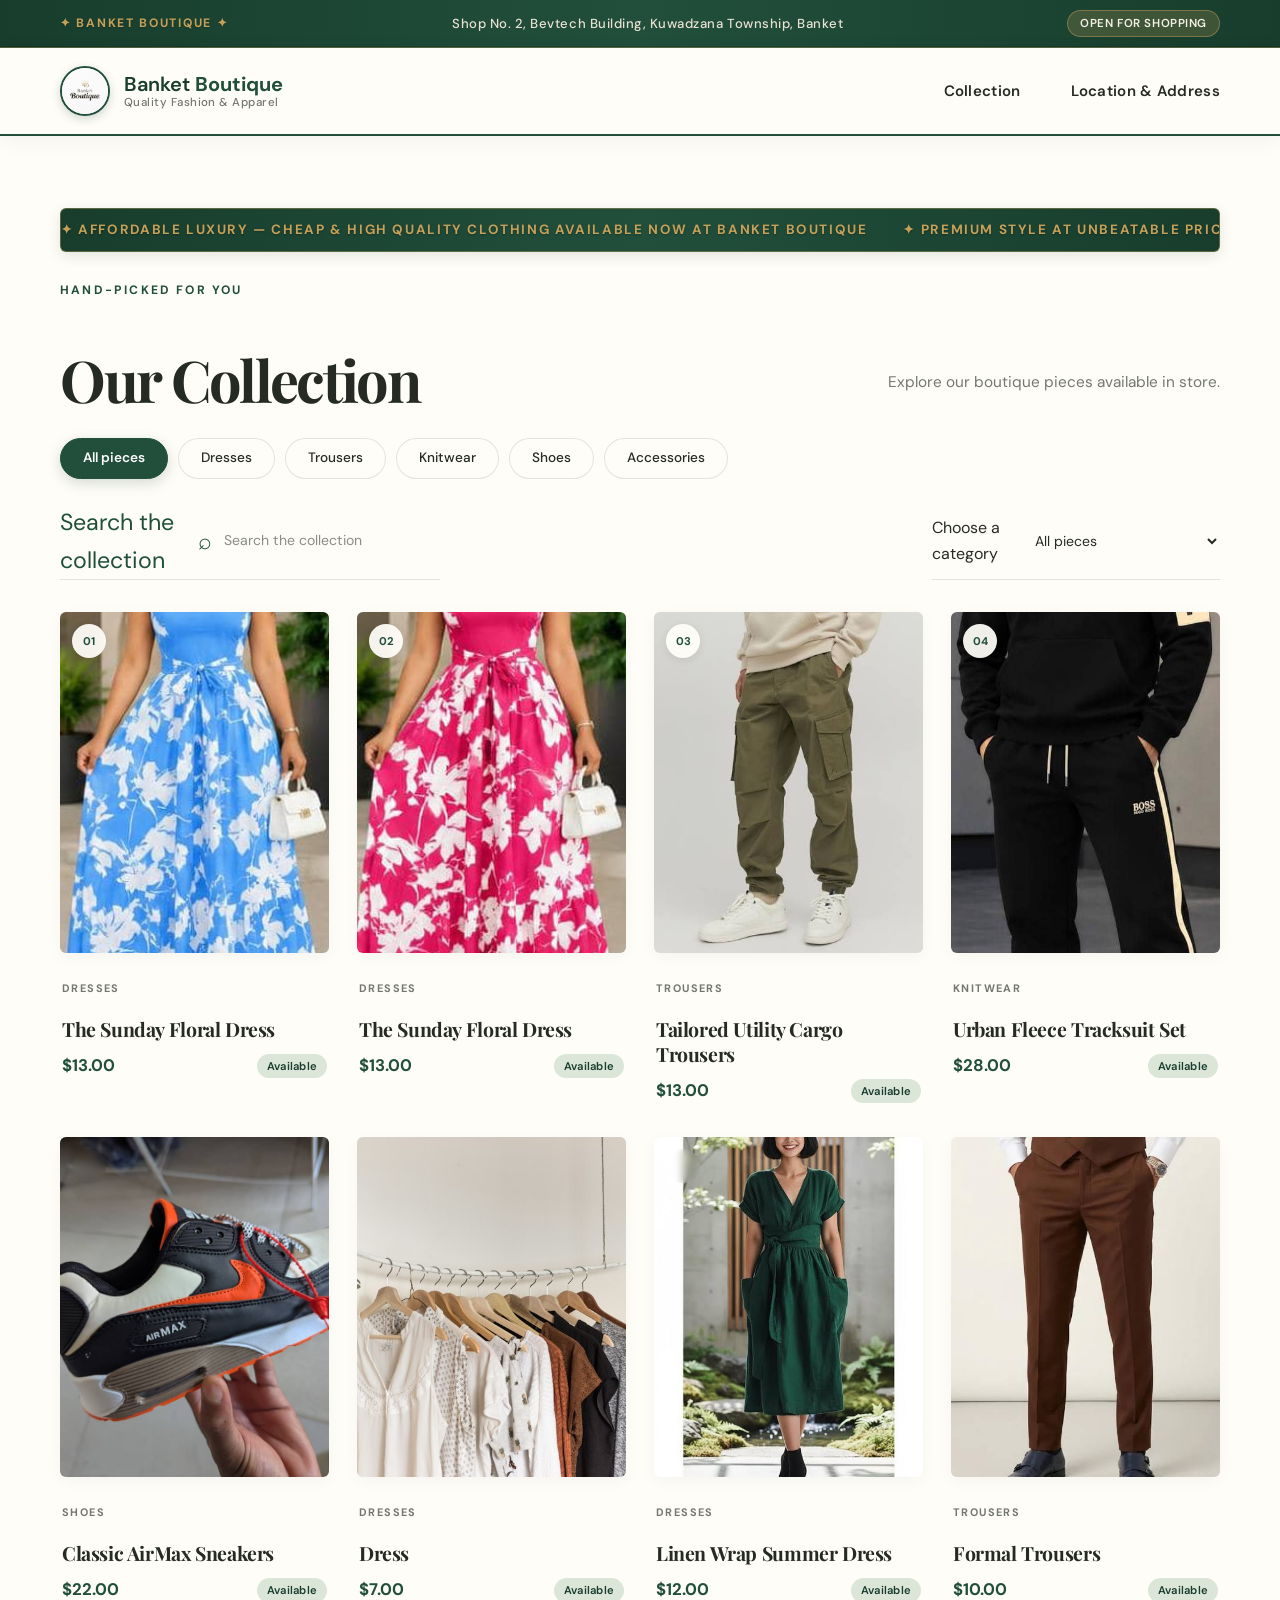
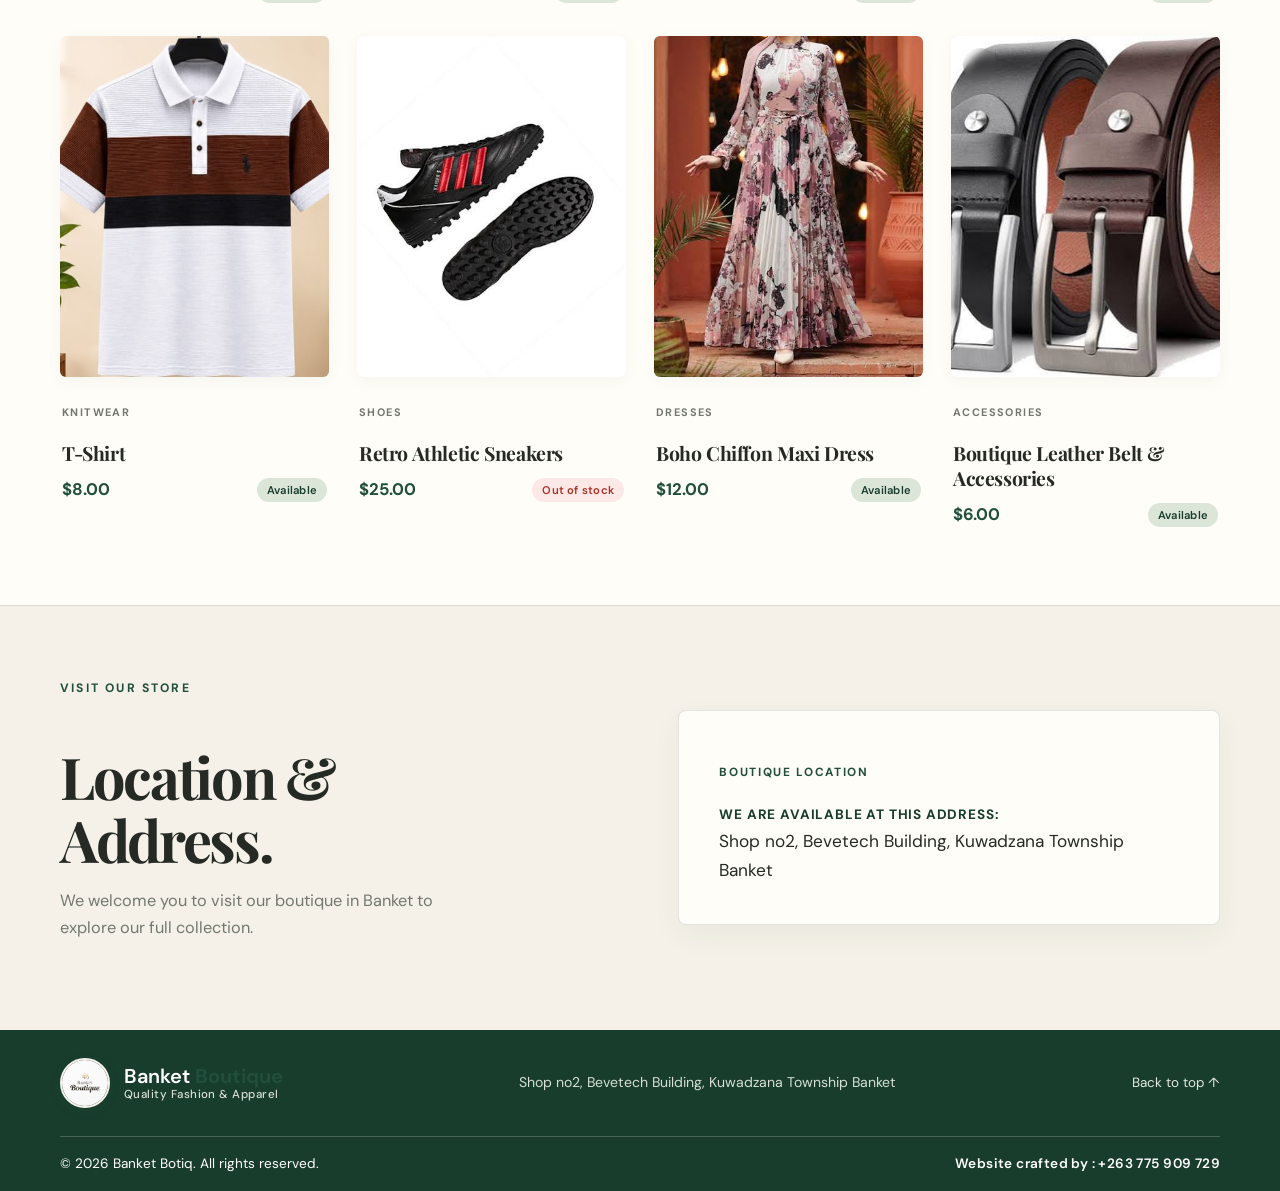
<file: index.html>
<!DOCTYPE html>
<html lang="en">
  <head>
    <meta charset="UTF-8" />
    <meta name="viewport" content="width=device-width, initial-scale=1.0" />

    <meta name="theme-color" content="#214f3b" />

    <meta
      name="description"
      content="Discover the latest boutique styles at Banket Boutique."
    />

    <title>Banket Boutique | Quality Fashion & Apparel</title>

    <!-- Google Fonts -->
    <link rel="preconnect" href="https://fonts.googleapis.com" />
    <link rel="preconnect" href="https://fonts.gstatic.com" crossorigin />

    <link
      href="https://fonts.googleapis.com/css2?family=DM+Sans:wght@400;500;600;700&family=Playfair+Display:wght@500;600;700&display=swap"
      rel="stylesheet"
    />

    <!-- Main stylesheet -->
    <link rel="stylesheet" href="css/style.css" />

    <!-- Catalogue JavaScript -->
    <script src="js/store.js" defer></script>
  </head>

  <body>

    <!-- =====================================================
         ATTRACTIVE GREEN BELT ANNOUNCEMENT
    ====================================================== -->
    <div class="top-green-belt">
      <div class="container belt-content">
        <span class="belt-badge">✦ BANKET BOUTIQUE ✦</span>
        <span class="belt-text">Shop No. 2, Bevtech Building, Kuwadzana Township, Banket</span>
        <span class="belt-tag">Open for Shopping</span>
      </div>
    </div>


    <!-- =====================================================
         HEADER / NAVIGATION
    ====================================================== -->
    <header class="site-header">

      <div class="container nav-wrap">

        <!-- Brand with Shop Logo -->
        <a
          class="brand"
          href="#collection"
          aria-label="Banket Boutique home"
        >
          <img
            src="images/logo.jpeg"
            alt="Banket Boutique Shop Logo"
            class="shop-logo"
          />

          <div class="brand-text">
            <span>Banket <strong>Boutique</strong></span>
            <small class="brand-sub">Quality Fashion & Apparel</small>
          </div>
        </a>


        <!-- Mobile navigation button -->
        <button
          class="nav-toggle"
          type="button"
          aria-label="Open navigation"
          aria-expanded="false"
          aria-controls="mainNav"
        >
          <span></span>
          <span></span>
          <span></span>
        </button>


        <!-- Navigation -->
        <nav
          class="main-nav"
          id="mainNav"
          aria-label="Main navigation"
        >
          <a href="#collection">Collection</a>
          <a href="#contact">Location & Address</a>
        </nav>

      </div>

    </header>


    <!-- =====================================================
         MAIN
    ====================================================== -->
    <main>

      <!-- ===================================================
           COLLECTION SECTION
      ==================================================== -->
      <section
        class="collection section-space"
        id="collection"
      >

        <div class="container">

          <!-- MOVING GOLD TEXT GREEN BELT -->
          <div class="collection-green-belt" aria-label="Boutique Announcement">
            <div class="marquee-track">
              <div class="marquee-content">
                <span>✦ AFFORDABLE LUXURY — Cheap & High Quality Clothing Available Now at Banket Boutique</span>
                <span>✦ Premium Style at Unbeatable Prices</span>
                <span>✦ Visit Us at Shop No. 2, Bevtech Building, Kuwadzana Township, Banket</span>
                <span>✦ New Arrivals Everyday</span>
                <span>✦ AFFORDABLE LUXURY — Cheap & High Quality Clothing Available Now at Banket Boutique</span>
                <span>✦ Premium Style at Unbeatable Prices</span>
                <span>✦ Visit Us at Shop No. 2, Bevtech Building, Kuwadzana Township, Banket</span>
                <span>✦ New Arrivals Everyday</span>
              </div>
            </div>
          </div>

          <!-- Collection heading -->
          <div class="section-top">

            <div>

              <p class="eyebrow">
                Hand-picked for you
              </p>

              <h2>
                Our Collection
              </h2>

            </div>

            <p class="section-intro">
              Explore our boutique pieces available in store.
            </p>

          </div>


          <!-- =================================================
               CATEGORY PILLS & SEARCH FILTER
          ================================================== -->
          <div
            class="category-pills"
            id="categoryPills"
            role="tablist"
            aria-label="Filter collection by category"
          ></div>

          <div class="catalog-tools">

            <!-- Search -->
            <label class="search-box">

              <span class="sr-only">
                Search the collection
              </span>

              <span aria-hidden="true">
                ⌕
              </span>

              <input
                id="productSearch"
                type="search"
                placeholder="Search the collection"
              />

            </label>


            <!-- Category Select -->
            <label class="category-box">

              <span class="sr-only">
                Choose a category
              </span>

              <select
                id="categoryFilter"
                aria-label="Filter by category"
              >
                <option value="All">
                  All pieces
                </option>
              </select>

            </label>

          </div>


          <!-- =================================================
               PRODUCT GRID
          ================================================== -->
          <div
            class="product-grid"
            id="productGrid"
            aria-live="polite"
          ></div>

        </div>

      </section>


      <!-- ===================================================
           CONTACT SECTION
      ==================================================== -->
      <section
        class="contact section-space"
        id="contact"
      >

        <div class="container contact-layout">

          <!-- Contact introduction -->
          <div>

            <p class="eyebrow">
              Visit Our Store
            </p>

            <h2>
              Location &<br />
              <span>Address.</span>
            </h2>

            <p class="contact-copy">
              We welcome you to visit our boutique in Banket to explore our full collection.
            </p>

          </div>


          <!-- Contact details card -->
          <div class="contact-card">

            <p class="contact-label">
              Boutique Location
            </p>

            <p
              class="contact-address"
              data-contact-address
            >
              <strong>We are available at this address:</strong><br />
              Shop No. 2, Bevtech Building, Kuwadzana Township Banket
            </p>

          </div>

        </div>

      </section>

    </main>


    <!-- =====================================================
         FOOTER
    ====================================================== -->
    <footer class="site-footer">

      <div class="container footer-top">

        <!-- Footer brand with Logo -->
        <a
          class="brand brand-footer"
          href="#collection"
        >
          <img
            src="images/logo.jpeg"
            alt="Banket Boutique Logo"
            class="shop-logo"
          />

          <div class="brand-text">
            <span>Banket <strong>Boutique</strong></span>
            <small class="brand-sub" style="color: #d6dfd3;">Quality Fashion & Apparel</small>
          </div>
        </a>

        <p>
          Shop no2, Bevetech Building, Kuwadzana Township Banket
        </p>

        <a
          class="footer-top-link"
          href="#collection"
        >
          Back to top ↑
        </a>

      </div>


      <!-- Footer bottom -->
      <div class="container footer-bottom">

        <p>&copy; <span id="currentYear">2026</span> Banket Botiq. All rights reserved.</p>
        <p class="dev-credit">Website crafted by  : +263 775 909 729 </p>

      </div>

    </footer>


    <!-- =====================================================
         PRODUCT DETAILS MODAL
    ====================================================== -->
    <div
      class="product-modal"
      id="productModal"
      aria-hidden="true"
    >

      <!-- Dark background -->
      <div
        class="modal-backdrop"
        data-close-modal
      ></div>

      <!-- Modal Dialog -->
      <section
        class="modal-dialog"
        role="dialog"
        aria-modal="true"
        aria-labelledby="modalProductName"
      >

        <button
          class="modal-close"
          type="button"
          aria-label="Close product details"
        >
          ×
        </button>

        <div id="modalContent"></div>

      </section>

    </div>

  </body>
</html>
</file>
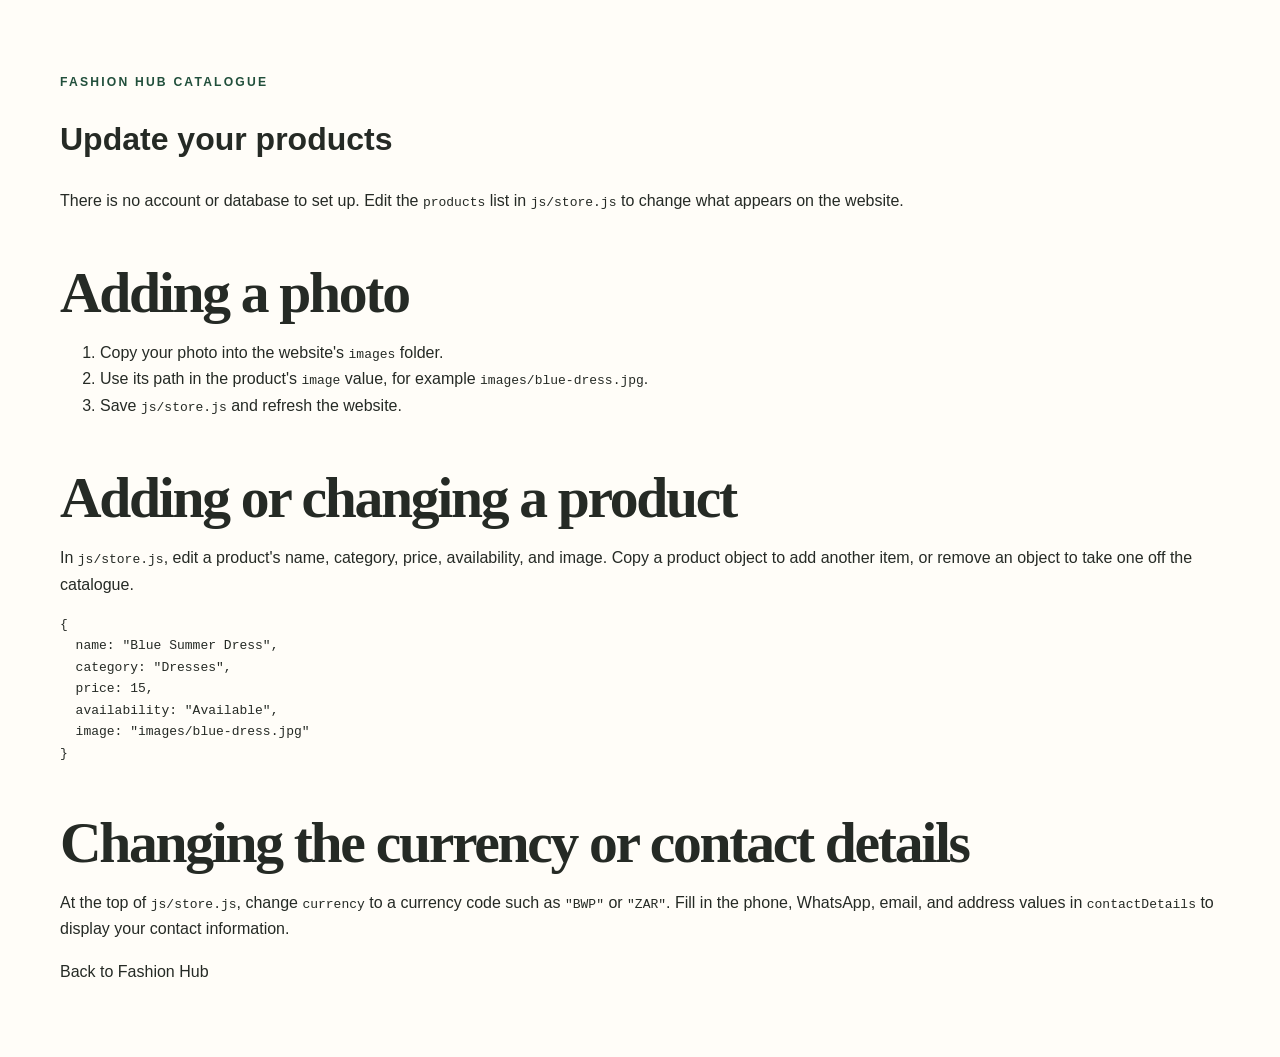
<file: admin.html>
<!DOCTYPE html>
<html lang="en">
  <head>
    <meta charset="UTF-8" />
    <meta name="viewport" content="width=device-width, initial-scale=1.0" />
    <meta name="theme-color" content="#f5f1e8" />
    <title>Update the catalogue | Fashion Hub</title>
    <link rel="stylesheet" href="css/style.css" />
  </head>
  <body>
    <main class="section-space">
      <div class="container">
        <p class="eyebrow">Fashion Hub catalogue</p>
        <h1>Update your products</h1>
        <p>There is no account or database to set up. Edit the <code>products</code> list in <code>js/store.js</code> to change what appears on the website.</p>

        <h2>Adding a photo</h2>
        <ol>
          <li>Copy your photo into the website's <code>images</code> folder.</li>
          <li>Use its path in the product's <code>image</code> value, for example <code>images/blue-dress.jpg</code>.</li>
          <li>Save <code>js/store.js</code> and refresh the website.</li>
        </ol>

        <h2>Adding or changing a product</h2>
        <p>In <code>js/store.js</code>, edit a product's name, category, price, availability, and image. Copy a product object to add another item, or remove an object to take one off the catalogue.</p>
        <pre><code>{
  name: "Blue Summer Dress",
  category: "Dresses",
  price: 15,
  availability: "Available",
  image: "images/blue-dress.jpg"
}</code></pre>

        <h2>Changing the currency or contact details</h2>
        <p>At the top of <code>js/store.js</code>, change <code>currency</code> to a currency code such as <code>"BWP"</code> or <code>"ZAR"</code>. Fill in the phone, WhatsApp, email, and address values in <code>contactDetails</code> to display your contact information.</p>

        <a class="button button-primary" href="index.html">Back to Fashion Hub</a>
      </div>
    </main>
  </body>
</html>
</file>
<file: css/style.css>
:root {
  --green: #214f3b;
  --green-deep: #183d2d;
  --green-soft: #dce6d8;
  --beige: #f5f1e8;
  --beige-dark: #e9e2d4;
  --paper: #fffdf8;
  --ink: #252a25;
  --muted: #73786f;
  --gold: #c5a059;
  --line: rgba(37, 42, 37, 0.12);
  --serif: "Playfair Display", Georgia, serif;
  --sans: "DM Sans", Arial, sans-serif;
  --shadow: 0 20px 60px rgba(24, 61, 45, 0.12);
}

* {
  box-sizing: border-box;
}

html {
  scroll-behavior: smooth;
  scroll-padding-top: 5.5rem;
}

body {
  margin: 0;
  background: var(--paper);
  color: var(--ink);
  font-family: var(--sans);
  line-height: 1.65;
}

body.modal-open {
  overflow: hidden;
}

a {
  color: inherit;
  text-decoration: none;
}

button,
input,
select {
  font: inherit;
}

button,
select {
  cursor: pointer;
}

img {
  display: block;
  max-width: 100%;
}

.container {
  width: min(1160px, calc(100% - 48px));
  margin-inline: auto;
}

.section-space {
  padding-block: 72px;
}


/* =========================
   ATTRACTIVE GREEN BELT ANNOUNCEMENT
========================= */

.top-green-belt {
  background: linear-gradient(90deg, #183d2d 0%, #214f3b 50%, #183d2d 100%);
  color: #f5f1e8;
  font-size: 0.82rem;
  letter-spacing: 0.04em;
  padding-block: 10px;
  border-bottom: 1px solid rgba(197, 160, 89, 0.35);
  box-shadow: inset 0 -1px 0 rgba(0, 0, 0, 0.15);
}

.belt-content {
  display: flex;
  align-items: center;
  justify-content: space-between;
  gap: 16px;
  flex-wrap: wrap;
}

.belt-badge {
  color: var(--gold);
  font-weight: 700;
  letter-spacing: 0.14em;
  text-transform: uppercase;
  font-size: 0.76rem;
  text-shadow: 0 1px 2px rgba(0, 0, 0, 0.2);
}

.belt-text {
  font-weight: 500;
  color: #e9e2d4;
}

.belt-tag {
  background: rgba(197, 160, 89, 0.22);
  color: #f5f1e8;
  border: 1px solid rgba(197, 160, 89, 0.45);
  padding: 3px 12px;
  border-radius: 20px;
  font-size: 0.72rem;
  font-weight: 600;
  letter-spacing: 0.05em;
  text-transform: uppercase;
}


/* =========================
   HEADER / NAVIGATION WITH SHOP LOGO
========================= */

.site-header {
  position: sticky;
  top: 0;
  z-index: 30;
  background: rgba(255, 253, 248, 0.95);
  border-bottom: 2px solid var(--green);
  backdrop-filter: blur(16px);
  -webkit-backdrop-filter: blur(16px);
  box-shadow: 0 4px 20px rgba(0, 0, 0, 0.05);
}

.nav-wrap {
  min-height: 86px;
  display: flex;
  align-items: center;
  justify-content: space-between;
  gap: 24px;
}

.brand {
  display: inline-flex;
  align-items: center;
  gap: 14px;
  color: var(--green-deep);
  font-size: 1.25rem;
  font-weight: 600;
  white-space: nowrap;
}

.shop-logo {
  width: 50px;
  height: 50px;
  object-fit: cover;
  border-radius: 50%;
  border: 2px solid var(--green);
  box-shadow: 0 3px 10px rgba(33, 79, 59, 0.22);
  transition: transform 240ms ease, box-shadow 240ms ease;
}

.brand:hover .shop-logo {
  transform: scale(1.06) rotate(3deg);
  box-shadow: 0 5px 16px rgba(33, 79, 59, 0.35);
}

.brand-text {
  display: flex;
  flex-direction: column;
  line-height: 1.15;
}

.brand-text strong {
  color: var(--green);
}

.brand-sub {
  color: var(--muted);
  font-size: 0.72rem;
  font-weight: 500;
  letter-spacing: 0.04em;
}

.main-nav {
  display: flex;
  align-items: center;
  gap: clamp(24px, 4vw, 50px);
  font-size: 0.94rem;
  font-weight: 600;
  letter-spacing: 0.02em;
}

.main-nav a {
  position: relative;
  padding-block: 8px;
  color: var(--ink);
  transition: color 180ms ease;
}

.main-nav a:hover {
  color: var(--green);
}

.main-nav a::after {
  position: absolute;
  right: 0;
  bottom: 0;
  left: 0;
  height: 2px;
  background: var(--green);
  content: "";
  transform: scaleX(0);
  transform-origin: left;
  transition: transform 200ms ease;
}

.main-nav a:hover::after,
.main-nav a:focus-visible::after {
  transform: scaleX(1);
}

.nav-toggle {
  display: none;
  width: 46px;
  height: 46px;
  padding: 12px;
  border: 1px solid var(--line);
  border-radius: 50%;
  background: var(--paper);
}

.nav-toggle span {
  display: block;
  height: 2px;
  margin-block: 4px;
  background: var(--green);
  transition: transform 160ms ease;
}


/* =========================
   COLLECTION & CATEGORY PILLS
========================= */

/* Collection Moving Gold Marquee Green Belt */
.collection-green-belt {
  background: linear-gradient(90deg, #183d2d 0%, #214f3b 50%, #183d2d 100%);
  border-radius: 6px;
  overflow: hidden;
  margin-bottom: 28px;
  padding-block: 10px;
  border: 1px solid rgba(197, 160, 89, 0.4);
  box-shadow: 0 4px 14px rgba(24, 61, 45, 0.12);
}

.marquee-track {
  display: flex;
  overflow: hidden;
  user-select: none;
  width: 100%;
}

.marquee-content {
  display: flex;
  align-items: center;
  gap: 36px;
  white-space: nowrap;
  animation: marqueeScroll 22s linear infinite;
}

.marquee-content span {
  color: var(--gold, #c5a059);
  font-size: 0.84rem;
  font-weight: 700;
  letter-spacing: 0.12em;
  text-transform: uppercase;
  text-shadow: 0 1px 2px rgba(0, 0, 0, 0.3);
}

@keyframes marqueeScroll {
  0% { transform: translateX(0); }
  100% { transform: translateX(-50%); }
}

.eyebrow {
  margin: 0 0 12px;
  color: var(--green);
  font-size: 0.76rem;
  font-weight: 700;
  letter-spacing: 0.18em;
  text-transform: uppercase;
}

h2 {
  font-family: var(--serif);
  margin-bottom: 0;
  font-size: clamp(2.4rem, 4.5vw, 3.8rem);
  letter-spacing: -0.04em;
  line-height: 1.08;
  color: var(--ink);
}

.section-top {
  display: flex;
  align-items: flex-end;
  justify-content: space-between;
  gap: 36px;
  margin-bottom: 28px;
}

.section-intro {
  max-width: 380px;
  color: var(--muted);
  font-size: 0.96rem;
}

.category-pills {
  display: flex;
  flex-wrap: wrap;
  gap: 10px;
  margin-bottom: 24px;
}

.category-pill {
  padding: 8px 22px;
  border: 1px solid var(--line);
  border-radius: 40px;
  background: var(--paper);
  color: var(--ink);
  font-size: 0.85rem;
  font-weight: 500;
  transition: all 180ms ease;
}

.category-pill:hover {
  background: var(--beige);
  border-color: var(--green);
  color: var(--green);
}

.category-pill.is-active {
  background: var(--green);
  border-color: var(--green);
  color: white;
  font-weight: 600;
  box-shadow: 0 4px 14px rgba(33, 79, 59, 0.2);
}

.catalog-tools {
  display: flex;
  justify-content: space-between;
  gap: 16px;
  margin-bottom: 32px;
}

.search-box,
.category-box {
  min-height: 48px;
  display: flex;
  align-items: center;
  border-bottom: 1px solid var(--line);
  transition: border-color 180ms ease;
}

.search-box:focus-within,
.category-box:focus-within {
  border-bottom-color: var(--green);
}

.search-box {
  width: min(380px, 100%);
  gap: 10px;
  color: var(--green);
  font-size: 1.45rem;
}

.search-box input,
.category-box select {
  width: 100%;
  border: 0;
  outline: 0;
  background: transparent;
  color: var(--ink);
  font-size: 0.88rem;
}

.search-box input::placeholder {
  color: #898d85;
}

.category-box select {
  min-width: 150px;
  padding: 10px 28px 10px 10px;
}


/* =========================
   PRODUCTS & LIVE ANIMATED PHOTOS
========================= */

.product-grid {
  display: grid;
  grid-template-columns: repeat(4, minmax(0, 1fr));
  gap: 28px;
}

.product-card {
  min-width: 0;
}

.product-card-button {
  width: 100%;
  padding: 0;
  border: 0;
  background: transparent;
  color: inherit;
  text-align: left;
  cursor: pointer;
  display: block;
}

/* Live Floating Photo Animation */
@keyframes liveFloat {
  0% { transform: scale(1) translateY(0px); }
  50% { transform: scale(1.025) translateY(-5px); }
  100% { transform: scale(1) translateY(0px); }
}

.live-photo-container {
  position: relative;
  overflow: hidden;
  aspect-ratio: 0.79;
  background: var(--beige);
  border-radius: 6px;
  box-shadow: 0 4px 16px rgba(0, 0, 0, 0.04);
}

.live-photo {
  width: 100%;
  height: 100%;
  object-fit: cover;
  object-position: center;
  transition: transform 400ms ease, filter 400ms ease;
}

.product-card-button:hover .live-photo,
.product-card-button:focus-visible .live-photo {
  animation: liveFloat 3s ease-in-out infinite;
  filter: brightness(1.03) contrast(1.02);
}

.product-number {
  position: absolute;
  top: 12px;
  left: 12px;
  display: grid;
  width: 34px;
  height: 34px;
  place-items: center;
  border-radius: 50%;
  background: rgba(255, 253, 248, 0.94);
  color: var(--green);
  font-size: 0.7rem;
  font-weight: 700;
  box-shadow: 0 2px 8px rgba(0, 0, 0, 0.08);
  backdrop-filter: blur(4px);
}

.quick-view-badge {
  position: absolute;
  right: 12px;
  bottom: 12px;
  padding: 6px 14px;
  border-radius: 20px;
  background: rgba(255, 253, 248, 0.94);
  color: var(--green-deep);
  font-size: 0.72rem;
  font-weight: 700;
  letter-spacing: 0.04em;
  opacity: 0;
  transform: translateY(6px);
  transition: opacity 200ms ease, transform 200ms ease;
  backdrop-filter: blur(4px);
}

.product-card-button:hover .quick-view-badge,
.product-card-button:focus-visible .quick-view-badge {
  opacity: 1;
  transform: translateY(0);
}

.product-details {
  padding: 16px 2px 4px;
}

.product-category {
  margin-bottom: 5px;
  color: var(--muted);
  font-size: 0.68rem;
  font-weight: 700;
  letter-spacing: 0.13em;
  text-transform: uppercase;
}

.product-details h3 {
  font-family: var(--serif);
  margin-bottom: 10px;
  font-size: 1.22rem;
  letter-spacing: -0.02em;
  line-height: 1.28;
  color: var(--ink);
  transition: color 160ms ease;
}

.product-card-button:hover h3 {
  color: var(--green);
}

.product-footer {
  display: flex;
  align-items: center;
  justify-content: space-between;
  gap: 8px;
}

.product-price {
  color: var(--green);
  font-size: 1.05rem;
  font-weight: 700;
}

.availability {
  padding: 3px 10px;
  border-radius: 20px;
  font-size: 0.7rem;
  font-weight: 600;
  letter-spacing: 0.02em;
  background: var(--green-soft);
  color: var(--green-deep);
}

.availability.is-unavailable {
  background: #fce8e6;
  color: #a83226;
}

.empty-message {
  grid-column: 1 / -1;
  padding: 50px 20px;
  background: var(--beige);
  color: var(--muted);
  text-align: center;
  border-radius: 6px;
}


/* =========================
   CONTACT SECTION
========================= */

.contact {
  background: var(--beige);
  border-top: 1px solid var(--line);
}

.contact-layout {
  display: grid;
  grid-template-columns: 1fr 1fr;
  align-items: center;
  gap: clamp(36px, 6vw, 80px);
}

.contact-copy {
  max-width: 400px;
  margin-top: 18px;
  color: var(--muted);
  font-size: 1.02rem;
}

.contact-card {
  padding: 40px;
  border: 1px solid var(--line);
  border-radius: 8px;
  background: var(--paper);
  box-shadow: 0 10px 30px rgba(24, 61, 45, 0.05);
}

.contact-label {
  margin-bottom: 16px;
  color: var(--green);
  font-size: 0.74rem;
  font-weight: 700;
  letter-spacing: 0.14em;
  text-transform: uppercase;
}

.contact-address {
  margin: 0;
  color: var(--ink);
  font-size: 1.08rem;
  line-height: 1.65;
}

.contact-address strong {
  color: var(--green-deep);
  font-size: 0.85rem;
  letter-spacing: 0.06em;
  text-transform: uppercase;
}


/* =========================
   FOOTER
========================= */

.site-footer {
  background: var(--green-deep);
  color: #fffdf8;
}

.footer-top,
.footer-bottom {
  display: flex;
  align-items: center;
  justify-content: space-between;
  gap: 20px;
}

.footer-top {
  min-height: 105px;
  padding-block: 28px;
}

.brand-footer {
  color: white;
}

.brand-footer .shop-logo {
  border-color: var(--beige);
}

.footer-top p {
  margin: 0;
  color: #d6dfd3;
  font-size: 0.88rem;
}

.footer-top-link {
  color: #e3e9df;
  font-size: 0.84rem;
}

.footer-bottom {
  min-height: 55px;
  border-top: 1px solid rgba(255, 255, 255, 0.2);
  color: #ffffff;
  font-size: 0.85rem;
  padding-block: 16px;
}

.footer-bottom p {
  margin: 0;
  color: #ffffff;
}

.dev-credit {
  color: #ffffff;
  font-weight: 600;
  letter-spacing: 0.03em;
}


/* =========================
   PRODUCT MODAL
========================= */

.product-modal {
  position: fixed;
  z-index: 50;
  inset: 0;
  display: grid;
  place-items: center;
  padding: 20px;
  visibility: hidden;
  opacity: 0;
  transition: opacity 180ms ease, visibility 180ms ease;
}

.product-modal.is-open {
  visibility: visible;
  opacity: 1;
}

.modal-backdrop {
  position: absolute;
  inset: 0;
  background: rgba(15, 32, 23, 0.68);
}

.modal-dialog {
  position: relative;
  z-index: 1;
  width: min(780px, 100%);
  max-height: min(720px, 92svh);
  overflow: auto;
  padding: 28px;
  background: var(--paper);
  border-radius: 8px;
  box-shadow: var(--shadow);
}

.modal-close {
  position: absolute;
  z-index: 2;
  top: 10px;
  right: 12px;
  width: 42px;
  height: 42px;
  border: 0;
  border-radius: 50%;
  background: var(--paper);
  color: var(--green);
  font-size: 1.8rem;
}

#modalContent {
  display: grid;
  grid-template-columns: 1fr 0.85fr;
  align-items: center;
  gap: 30px;
}

.modal-image {
  width: 100%;
  max-height: 540px;
  aspect-ratio: 0.8;
  object-fit: cover;
  object-position: center;
  background: var(--beige);
  border-radius: 6px;
}

.modal-info {
  padding: 18px 8px;
}

.modal-info h2 {
  font-family: var(--serif);
  margin-bottom: 15px;
  font-size: clamp(2rem, 4vw, 3rem);
}

.modal-price {
  margin-bottom: 8px;
  color: var(--green);
  font-size: 1.25rem;
  font-weight: 700;
}

.modal-availability {
  margin-bottom: 18px;
  font-size: 0.85rem;
  font-weight: 600;
}

.modal-availability.is-available {
  color: var(--green);
}

.modal-availability.is-unavailable {
  color: #a83226;
}

.modal-note {
  margin-bottom: 24px;
  color: var(--muted);
  font-size: 0.92rem;
  line-height: 1.6;
}


/* =========================
   RESPONSIVE MEDIA QUERIES
========================= */

@media (max-width: 900px) {
  .product-grid {
    grid-template-columns: repeat(2, minmax(0, 1fr));
    gap: 20px;
  }

  .contact-layout {
    grid-template-columns: 1fr;
    gap: 30px;
  }
}

@media (max-width: 640px) {
  .container {
    width: min(100% - 32px, 520px);
  }

  .belt-content {
    justify-content: center;
    text-align: center;
    gap: 6px;
  }

  .section-space {
    padding-block: 54px;
  }

  .nav-wrap {
    min-height: 72px;
  }

  .shop-logo {
    width: 42px;
    height: 42px;
  }

  .brand-text {
    font-size: 1.1rem;
  }

  .nav-toggle {
    display: block;
  }

  .main-nav {
    position: absolute;
    top: calc(100% + 8px);
    right: 16px;
    left: 16px;
    display: none;
    align-items: stretch;
    gap: 0;
    padding: 8px 20px;
    border: 1px solid var(--line);
    border-radius: 8px;
    background: var(--paper);
    box-shadow: var(--shadow);
  }

  .main-nav.is-open {
    display: flex;
    flex-direction: column;
  }

  .main-nav a {
    padding-block: 13px;
    border-bottom: 1px solid var(--line);
  }

  .main-nav a:last-child {
    border-bottom: 0;
  }

  .main-nav a::after {
    display: none;
  }

  .category-pills {
    gap: 8px;
    margin-bottom: 18px;
  }

  .category-pill {
    padding: 6px 14px;
    font-size: 0.78rem;
  }

  .catalog-tools {
    align-items: stretch;
    flex-direction: column;
    gap: 8px;
  }

  .search-box,
  .category-box {
    width: 100%;
  }

  .product-grid {
    gap: 20px 12px;
  }

  .contact-card {
    padding: 24px 20px;
  }

  .footer-top,
  .footer-bottom {
    align-items: flex-start;
    flex-direction: column;
  }

  .footer-top {
    gap: 12px;
    padding-block: 22px;
  }

  .footer-bottom {
    gap: 6px;
    padding-block: 12px;
  }

  #modalContent {
    grid-template-columns: 1fr;
    gap: 16px;
  }

  .modal-image {
    max-height: 44svh;
  }
}
</file>
